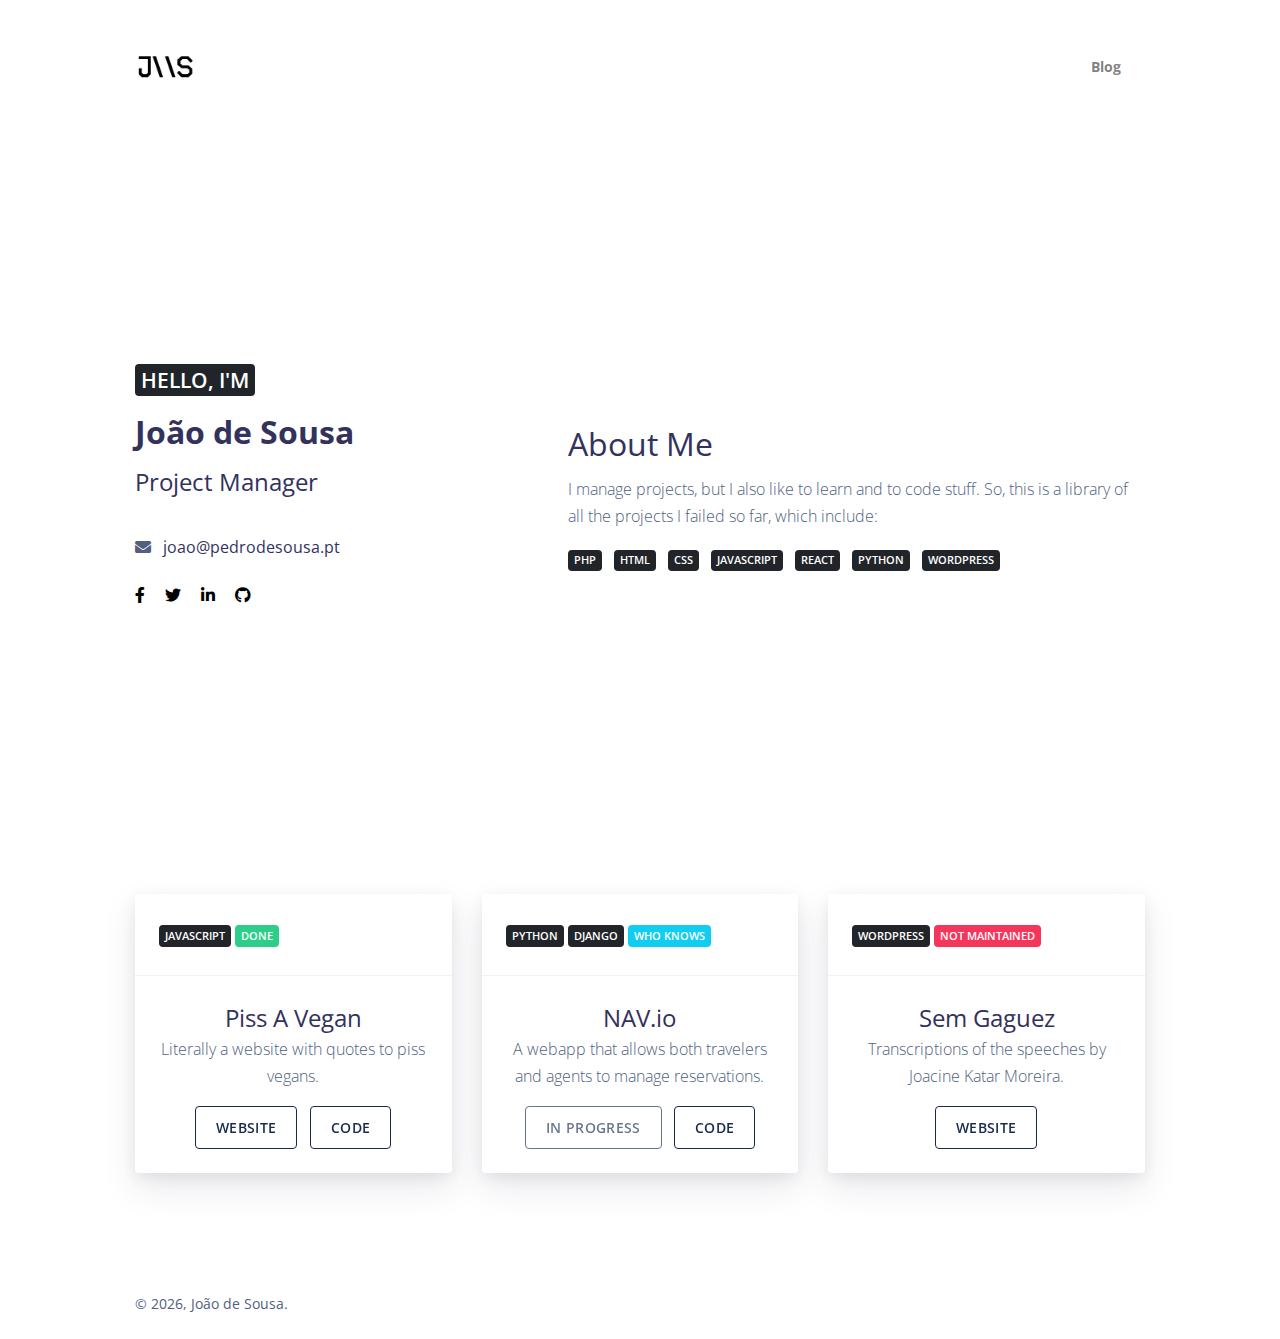
<file: index.html>
<!DOCTYPE html>
<html lang="en">

<head>
  <meta charset="utf-8" />
  <meta name="viewport" content="width=device-width, initial-scale=1, shrink-to-fit=no">
  <link rel="icon" type="image/png" href="assets/img/favicon.png">
  <title>
    João de Sousa
  </title>
  <!--     Fonts and icons     -->
  <link href="https://fonts.googleapis.com/css?family=Open+Sans:300,400,600,700" rel="stylesheet">
  <link href="https://use.fontawesome.com/releases/v5.0.6/css/all.css" rel="stylesheet">
  <!-- CSS Files -->
  <link href="assets/css/argon-design-system.css?v=1.0.2" rel="stylesheet" />
</head>

<body class="about-us">
  <!-- Navbar -->
<nav class="navbar navbar-expand-lg navbar-light mt-4">
        <div class="container">
        <a class="navbar-brand mr-lg-5" href="">
        <img src="./assets/img/brand/logoweb.png">
        </a>          
        <button class="navbar-toggler collapsed" type="button" data-toggle="collapse" data-target="#navbar-primary" aria-controls="navbar-primary" aria-expanded="false" aria-label="Toggle navigation">
            <span class="navbar-toggler-icon"></span>
          </button>
          <div class="navbar-collapse collapse" id="navbar-primary" style="">
            <div class="navbar-collapse-header">
              <div class="row">
                <div class="col-6 collapse-brand">
                  <a href="./index.html">
                    <img src="./assets/img/brand/logoweb.png">
                  </a>
                </div>
                <div class="col-6 collapse-close">
                  <button type="button" class="navbar-toggler collapsed" data-toggle="collapse" data-target="#navbar-primary" aria-controls="navbar-primary" aria-expanded="false" aria-label="Toggle navigation">
                    <span></span>
                    <span></span>
                  </button>
                </div>
              </div>
            </div>
            <ul class="navbar-nav ml-lg-auto">
              <li class="nav-item">
                <a class="nav-link" href="https://blog.joaodesousa.com"><b>Blog</b>
                </a>
              </li>
            </ul>
          </div>
        </div>
      </nav>
  <!-- End Navbar -->
      <div class="page-header" style="min-height: 80vh;">
        <div class="container">
          <div class="row align-items-center">
            <div class="col-lg-5 col-12 mb-5">
              <h2><span class="badge badge-dark">Hello, I'm</span></h2>
                <h2><strong>João de Sousa</strong></h2>
                <h4>Project Manager</h4>
                <ul class="list-inline" style="margin-top: 35px;">
                    <li class="list-inline-item"><i class="fas fa-envelope"></i></li>
                    <li class="list-inline-item"><span><p class="h6">joao@pedrodesousa.pt</p></span></li>
                </ul>
                <!--Facebook-->
                <a class="fb-ic mr-3" style="color: black;" role="button" href="https://facebook.com/ojoaodesousa"><i class="fab fa-facebook-f"></i></a>
                <!--Twitter-->
                <a class="tw-ic mr-3" style="color: black;" role="button" href="https://twitter.com/ojoaodesousa"><i class="fab fa-twitter"></i></a>
                <!--Linkedin-->
                <a class="li-ic mr-3" style="color: black;" role="button" href="https://linkedin.com/joaopedrodesousa"><i class="fab fa-linkedin-in"></i></a>
                <!--GitHub-->
                <a class="ins-ic mr-3" style="color: black;" role="button" href="https://github.com/joaodesousa"><i class="fab fa-github"></i></a>
              
            </div>
            <div class="col-lg-7 col-12">
              <h2>About Me</h2>
                <p>I manage projects, but I also like to learn and to code stuff. So, this is a library of all the projects I failed so far, which include:</p>
                    <ul class="list-inline">
                        <li class="list-inline-item"><span class="badge badge-dark">php</span></li>
                        <li class="list-inline-item"><span class="badge badge-dark">html</span></li>
                        <li class="list-inline-item"><span class="badge badge-dark">css</span></li>
                        <li class="list-inline-item"><span class="badge badge-dark">javascript</span></li>
                        <li class="list-inline-item"><span class="badge badge-dark">React</span></li>
                        <li class="list-inline-item"><span class="badge badge-dark">python</span></li>
                        <li class="list-inline-item"><span class="badge badge-dark">wordpress</span></li>
                    </ul>
            </div>
          </div>
        </div>
      </div>
    </header>
    <div class="section features-1">
      <div class="container">
        <div class="row">
            <div class="col-lg-4 col-md-6">
              <div class="card">
                <div class="card-header mt-2">
                  <div class="float-left">
                    <h6 class="card-subtitle mb-2 badge badge-dark">javascript</h6>
                    <h6 class="card-subtitle mb-2 badge badge-success">done</h6>
                  </div>
                </div>
                <div class="card-body text-center p-4">
                  <h4 class="card-title mb-0">Piss A Vegan</h4>
                  <p class="card-description">Literally a website with quotes to piss vegans.</p>
                  <div class="avatar-group">
                    <a href="http://joaodesousa.github.io/pissavegan/" class="btn btn-outline-default">Website</a>
                    <a href="https://github.com/joaodesousa/pissavegan" class="btn btn-outline-default">Code</a>
                  </div>
                </div>
              </div>
            </div>

            <div class="col-lg-4 col-md-6">
              <div class="card">
                <div class="card-header mt-2">
                  <div class="float-left">
                    <h6 class="card-subtitle mb-2 badge badge-dark">python</h6>
                    <h6 class="card-subtitle mb-2 badge badge-dark">django</h6>
                    <h6 class="card-subtitle mb-2 badge badge-info">who knows</h6>
                  </div>
                </div>
                <div class="card-body text-center p-4">
                  <h4 class="card-title mb-0">NAV.io</h4>
                  <p class="card-description">A webapp that allows both travelers and agents to manage reservations.</p>
                  <div class="avatar-group">
                    <a href="" class="btn btn-outline-default disabled">In progress</a>
                    <a href="https://github.com/joaodesousa/navio" class="btn btn-outline-default">Code</a>
                  </div>
                </div>
              </div>
            </div>

            <div class="col-lg-4 col-md-6">
              <div class="card">
                <div class="card-header mt-2">
                  <div class="float-left">
                    <h6 class="card-subtitle mb-2 badge badge-dark">Wordpress</h6>
                    <h6 class="card-subtitle mb-2 badge badge-danger">not maintained</h6>
                  </div>
                </div>
                <div class="card-body text-center p-4">
                  <h4 class="card-title mb-0">Sem Gaguez</h4>
                  <p class="card-description">Transcriptions of the speeches by Joacine Katar Moreira.</p>
                  <div class="avatar-group">
                    <a href="https://semgaguez.pt" class="btn btn-outline-default">Website</a>
                  </div>
                </div>
              </div>
            </div>
            </div>
      </div>
    </div>
<footer class="footer footer-simple bg-white">
            <div class="container">
              <div class="copyright text-left">
                © <script>
                  document.write(new Date().getFullYear())
                </script>, João de Sousa</a>.
              </div>
            </div>
          </footer>
  </div>
    <!--   Core JS Files   -->
  <script src="assets/js/core/jquery.min.js" type="text/javascript"></script>
  <script src="assets/js/core/popper.min.js" type="text/javascript"></script>
  <script src="assets/js/core/bootstrap.min.js" type="text/javascript"></script>
  </script>

</body>

</html>
</file>
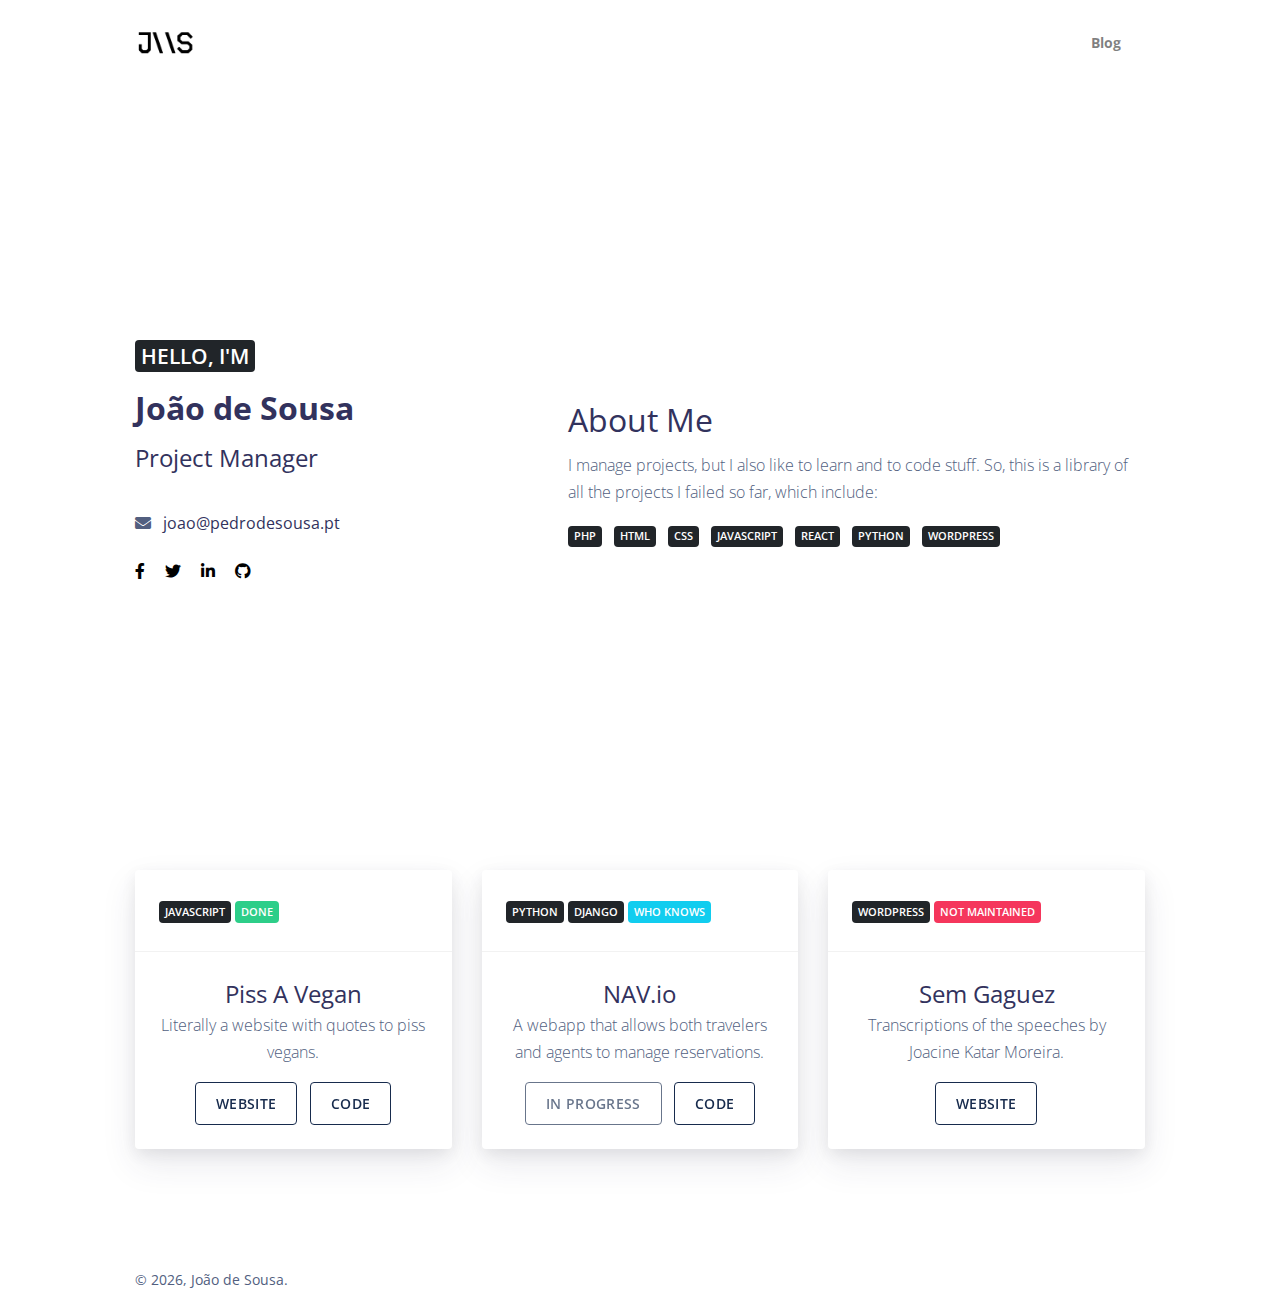
<file: about-us.html>
<!DOCTYPE html>
<html lang="en">

<head>
  <meta charset="utf-8" />
  <meta name="viewport" content="width=device-width, initial-scale=1, shrink-to-fit=no">
  <link rel="icon" type="image/png" href="assets/img/favicon.png">
  <title>
    João de Sousa
  </title>
  <!--     Fonts and icons     -->
  <link href="https://fonts.googleapis.com/css?family=Open+Sans:300,400,600,700" rel="stylesheet">
  <link href="https://use.fontawesome.com/releases/v5.0.6/css/all.css" rel="stylesheet">
  <!-- CSS Files -->
  <link href="assets/css/argon-design-system.css?v=1.0.2" rel="stylesheet" />
</head>

<body class="about-us">
  <!-- Navbar -->
<nav class="navbar navbar-expand-lg navbar-light">
        <div class="container">
          <a class="navbar-brand mr-lg-5" href="">
        <img src="./assets/img/brand/logoweb.png">
        </a>
          <button class="navbar-toggler" type="button" data-toggle="collapse" data-target="#navbar-primary" aria-controls="navbar-primary" aria-expanded="false" aria-label="Toggle navigation">
            <span class="navbar-toggler-icon"></span>
          </button>
          <div class="collapse navbar-collapse" id="navbar-primary">
            <div class="navbar-collapse-header">
              <div class="row">
                <div class="col-6 collapse-brand">
                  <a href="">
                    <img src="./assets/img/brand/logoweb.png">
                  </a>
                </div>
                <div class="col-6 collapse-close">
                  <button type="button" class="navbar-toggler" data-toggle="collapse" data-target="#navbar-primary" aria-controls="navbar-primary" aria-expanded="false" aria-label="Toggle navigation">
                    <span></span>
                    <span></span>
                  </button>
                </div>
              </div>
            </div>
            <ul class="navbar-nav ml-lg-auto">
              <li class="nav-item">
                <a class="nav-link" href="https://blog.joaodesousa.com" target="_blank"><b>Blog</b>
                </a>
              </li>
            </ul>
          </div>
        </div>
      </nav>
  <!-- End Navbar -->
      <div class="page-header" style="min-height: 80vh;">
        <div class="container">
          <div class="row align-items-center">
            <div class="col-lg-5 col-12 mb-5">
              <h2><span class="badge badge-dark">Hello, I'm</span></h2>
                <h2><strong>João de Sousa</strong></h2>
                <h4>Project Manager</h4>
                <ul class="list-inline" style="margin-top: 35px;">
                    <li class="list-inline-item"><i class="fas fa-envelope"></i></li>
                    <li class="list-inline-item"><span><p class="h6">joao@pedrodesousa.pt</p></span></li>
                </ul>
                <!--Facebook-->
                <a class="fb-ic mr-3" style="color: black;" role="button" href="https://facebook.com/ojoaodesousa"><i class="fab fa-facebook-f"></i></a>
                <!--Twitter-->
                <a class="tw-ic mr-3" style="color: black;" role="button" href="https://twitter.com/ojoaodesousa"><i class="fab fa-twitter"></i></a>
                <!--Linkedin-->
                <a class="li-ic mr-3" style="color: black;" role="button" href="https://linkedin.com/joaopedrodesousa"><i class="fab fa-linkedin-in"></i></a>
                <!--GitHub-->
                <a class="ins-ic mr-3" style="color: black;" role="button" href="https://github.com/joaodesousa"><i class="fab fa-github"></i></a>
              
            </div>
            <div class="col-lg-7 col-12">
              <h2>About Me</h2>
                <p>I manage projects, but I also like to learn and to code stuff. So, this is a library of all the projects I failed so far, which include:</p>
                    <ul class="list-inline">
                        <li class="list-inline-item"><span class="badge badge-dark">php</span></li>
                        <li class="list-inline-item"><span class="badge badge-dark">html</span></li>
                        <li class="list-inline-item"><span class="badge badge-dark">css</span></li>
                        <li class="list-inline-item"><span class="badge badge-dark">javascript</span></li>
                        <li class="list-inline-item"><span class="badge badge-dark">React</span></li>
                        <li class="list-inline-item"><span class="badge badge-dark">python</span></li>
                        <li class="list-inline-item"><span class="badge badge-dark">wordpress</span></li>
                    </ul>
            </div>
          </div>
        </div>
      </div>
    </header>
    <div class="section features-1">
      <div class="container">
        <div class="row">
            <div class="col-lg-4 col-md-6">
              <div class="card">
                <div class="card-header mt-2">
                  <div class="float-left">
                    <h6 class="card-subtitle mb-2 badge badge-dark">javascript</h6>
                    <h6 class="card-subtitle mb-2 badge badge-success">done</h6>
                  </div>
                </div>
                <div class="card-body text-center p-4">
                  <h4 class="card-title mb-0">Piss A Vegan</h4>
                  <p class="card-description">Literally a website with quotes to piss vegans.</p>
                  <div class="avatar-group">
                    <a href="http://joaodesousa.github.io/pissavegan/" class="btn btn-outline-default">Website</a>
                    <a href="https://github.com/joaodesousa/pissavegan" class="btn btn-outline-default">Code</a>
                  </div>
                </div>
              </div>
            </div>

            <div class="col-lg-4 col-md-6">
              <div class="card">
                <div class="card-header mt-2">
                  <div class="float-left">
                    <h6 class="card-subtitle mb-2 badge badge-dark">python</h6>
                    <h6 class="card-subtitle mb-2 badge badge-dark">django</h6>
                    <h6 class="card-subtitle mb-2 badge badge-info">who knows</h6>
                  </div>
                </div>
                <div class="card-body text-center p-4">
                  <h4 class="card-title mb-0">NAV.io</h4>
                  <p class="card-description">A webapp that allows both travelers and agents to manage reservations.</p>
                  <div class="avatar-group">
                    <a href="" class="btn btn-outline-default disabled">In progress</a>
                    <a href="https://github.com/joaodesousa/navio" class="btn btn-outline-default">Code</a>
                  </div>
                </div>
              </div>
            </div>

            <div class="col-lg-4 col-md-6">
              <div class="card">
                <div class="card-header mt-2">
                  <div class="float-left">
                    <h6 class="card-subtitle mb-2 badge badge-dark">Wordpress</h6>
                    <h6 class="card-subtitle mb-2 badge badge-danger">not maintained</h6>
                  </div>
                </div>
                <div class="card-body text-center p-4">
                  <h4 class="card-title mb-0">Sem Gaguez</h4>
                  <p class="card-description">Transcriptions of the speeches by Joacine Katar Moreira.</p>
                  <div class="avatar-group">
                    <a href="https://semgaguez.pt" class="btn btn-outline-default">Website</a>
                  </div>
                </div>
              </div>
            </div>
            </div>
      </div>
    </div>
<footer class="footer footer-simple bg-white">
            <div class="container">
              <div class="copyright text-left">
                © <script>
                  document.write(new Date().getFullYear())
                </script>, João de Sousa</a>.
              </div>
            </div>
          </footer>
  </div>

</body>

</html>
</file>
